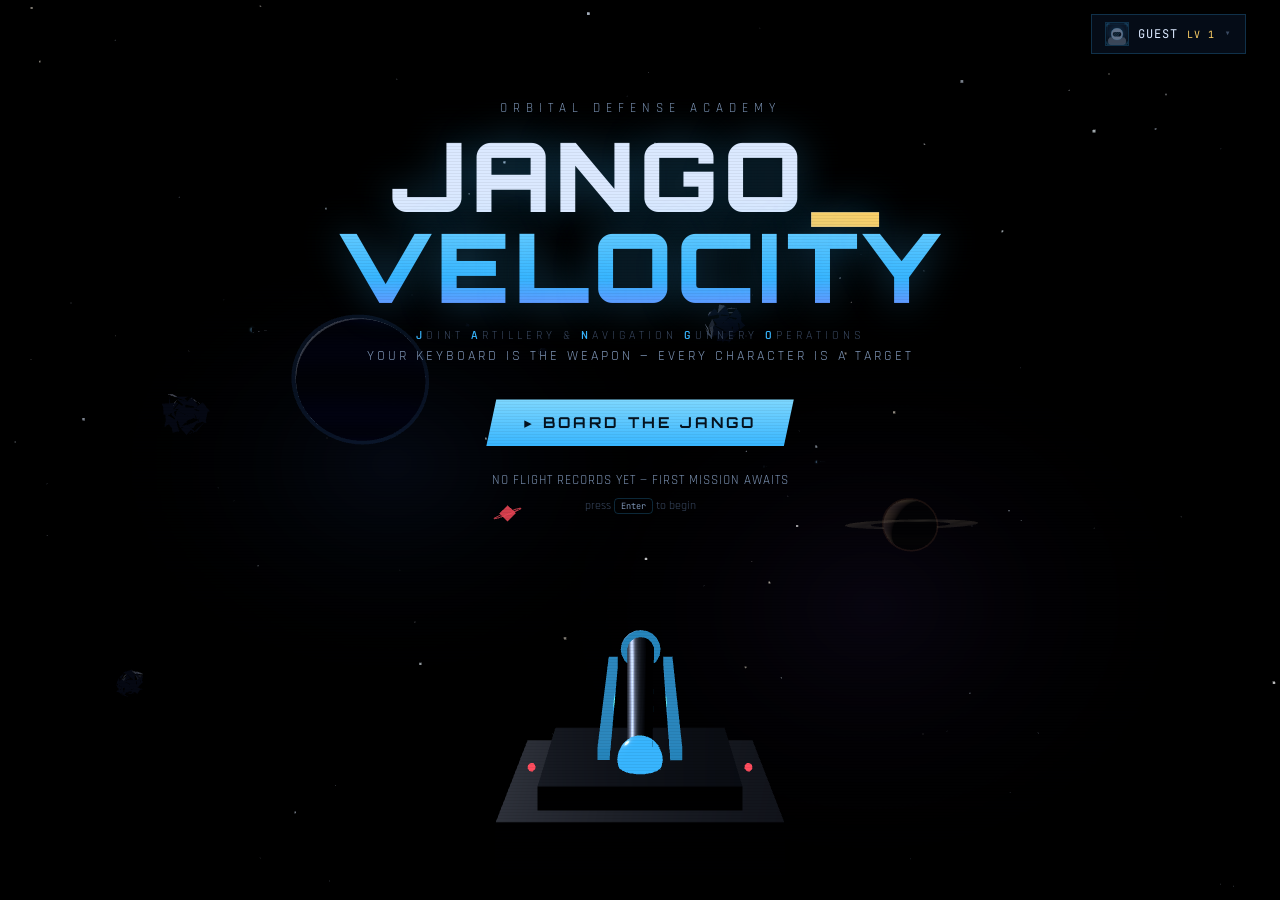
<file: index.html>
<!DOCTYPE html>
<html lang="en">
<head>
  <meta charset="UTF-8" />
  <meta name="viewport" content="width=device-width, initial-scale=1.0" />
  <title>JANGO — Space Combat Typing</title>
  <meta name="description" content="JANGO: a 3D space-combat typing simulator. Your keyboard controls the ship's weapon system — every correct character is a laser shot. Timed, word-count and untimed missions, accounts, XP, achievements." />
  <link rel="preconnect" href="https://fonts.googleapis.com" />
  <link rel="preconnect" href="https://fonts.gstatic.com" crossorigin />
  <link href="https://fonts.googleapis.com/css2?family=Orbitron:wght@500;700;900&family=Rajdhani:wght@400;500;600&family=JetBrains+Mono:wght@400;500;700&display=swap" rel="stylesheet" />
  <link rel="stylesheet" href="styles/main.css" />
  <link rel="stylesheet" href="styles/hud.css" />
  <link rel="icon" href="data:image/svg+xml,<svg xmlns='http://www.w3.org/2000/svg' viewBox='0 0 100 100'><text y='.9em' font-size='90'>🚀</text></svg>" />
  <script type="importmap">{ "imports": { "three": "./vendor/three.module.min.js" } }</script>
</head>
<body data-screen="loading">

  <!-- 3D space (or 2D fallback) — always behind everything -->
  <canvas id="space" aria-hidden="true"></canvas>
  <div class="scanlines" aria-hidden="true"></div>
  <!-- custom cursor: dot is INSTANT (1:1 with the mouse), ring trails -->
  <div id="cursor" aria-hidden="true"><span id="cursor-dot"></span><span id="cursor-ring"></span></div>

  <!-- profile chip (top-right, hidden during missions) -->
  <div id="profile-chip-wrap">
    <button id="profile-chip" aria-haspopup="menu">
      <span id="chip-avatar">🧑‍🚀</span>
      <span id="chip-name">GUEST</span>
      <span id="chip-level">LV 1</span>
      <i>▾</i>
    </button>
    <div id="profile-menu" role="menu">
      <button id="pm-profile">◈ PROFILE &amp; STATISTICS</button>
      <button id="pm-achievements">★ ACHIEVEMENTS</button>
      <button id="pm-settings">⚙ SETTINGS</button>
      <button id="pm-auth">⏻ SIGN IN</button>
    </div>
  </div>

  <!-- ═══════════ LOADING ═══════════ -->
  <section class="screen active" id="screen-loading" aria-label="loading">
    <div class="boot">
      <p class="boot__head">J.A.N.G.O. SYSTEM BOOT<span class="blink">…</span></p>
      <ul id="boot-list"></ul>
      <p id="boot-ready" class="boot__ready">JANGO ONLINE</p>
    </div>
  </section>

  <!-- ═══════════ LANDING ═══════════ -->
  <section class="screen" id="screen-landing" aria-label="start">
    <div class="landing">
      <p class="landing__pre">ORBITAL DEFENSE ACADEMY</p>
      <h1 class="landing__title">JANGO<span class="landing__cursor">_</span><br /><span>VELOCITY</span></h1>
      <p class="landing__sub landing__acro"><b>J</b>OINT <b>A</b>RTILLERY &amp; <b>N</b>AVIGATION <b>G</b>UNNERY <b>O</b>PERATIONS</p>
      <p class="landing__sub">YOUR KEYBOARD IS THE WEAPON — EVERY CHARACTER IS A TARGET</p>
      <button class="cta" id="btn-start" autofocus>▸ BOARD THE JANGO</button>
      <p class="landing__pb" id="landing-pb"></p>
      <p class="landing__hint">press <kbd>Enter</kbd> to begin</p>
    </div>
  </section>

  <!-- ═══════════ MISSION CONFIG ═══════════ -->
  <section class="screen" id="screen-config" aria-label="mission configuration">
    <div class="config-panel">
      <header class="config-head">
        <div>
          <h2>MISSION CONFIGURATION</h2>
          <p class="config-sub">calibrate the exercise — every option is yours</p>
        </div>
        <button class="ghost" id="btn-settings" title="Settings">⚙ SETTINGS</button>
      </header>

      <div class="cfg-row" id="cfg-mode">
        <label>MODE</label>
        <div class="chips">
          <button class="chip" data-v="time">◔ TIME</button>
          <button class="chip" data-v="words"># WORDS</button>
          <button class="chip" data-v="untimed">∞ UNTIMED</button>
        </div>
      </div>

      <div class="cfg-row" id="row-time">
        <label>DURATION</label>
        <div class="chips" id="cfg-time">
          <button class="chip" data-v="15">15s</button>
          <button class="chip" data-v="30">30s</button>
          <button class="chip" data-v="60">60s</button>
          <button class="chip" data-v="120">120s</button>
          <span class="custom"><span>CUSTOM</span><input id="cfg-time-custom" type="number" min="5" max="3600" placeholder="s" /></span>
        </div>
      </div>

      <div class="cfg-row" id="row-words">
        <label>WORD COUNT</label>
        <div class="chips" id="cfg-words">
          <button class="chip" data-v="10">10</button>
          <button class="chip" data-v="25">25</button>
          <button class="chip" data-v="50">50</button>
          <button class="chip" data-v="100">100</button>
          <button class="chip" data-v="250">250</button>
          <button class="chip" data-v="500">500</button>
          <span class="custom"><span>CUSTOM</span><input id="cfg-words-custom" type="number" min="1" max="5000" placeholder="75" /></span>
        </div>
      </div>

      <div class="cfg-row" id="cfg-content">
        <label>CONTENT</label>
        <div class="chips">
          <button class="chip" data-v="words">WORDS</button>
          <button class="chip" data-v="sentences">SENTENCES</button>
          <button class="chip" data-v="quotes">QUOTES</button>
          <button class="chip" data-v="code">CODE</button>
        </div>
      </div>

      <div class="cfg-row">
        <label>INCLUDE</label>
        <div class="chips includes">
          <label class="inc"><input type="checkbox" id="tgl-numbers" /><span>0-9 NUMBERS</span></label>
          <label class="inc"><input type="checkbox" id="tgl-punctuation" /><span>.,!? PUNCTUATION</span></label>
          <label class="inc"><input type="checkbox" id="tgl-symbols" /><span>@#$ SYMBOLS</span></label>
          <label class="inc"><input type="checkbox" id="tgl-capitals" /><span>A-Z CAPITALS</span></label>
        </div>
      </div>

      <div class="cfg-row" id="cfg-diff">
        <label>DIFFICULTY</label>
        <div class="chips">
          <button class="chip" data-v="easy">EASY</button>
          <button class="chip" data-v="normal">NORMAL</button>
          <button class="chip" data-v="hard">HARD</button>
          <button class="chip" data-v="expert">EXPERT</button>
        </div>
      </div>

      <div class="daily-strip">
        <div class="daily-card" id="daily-card">
          <em>DAILY MISSION <b id="daily-streak"></b></em>
          <span id="daily-desc"></span>
          <button class="ghost" id="btn-daily">▸ FLY DAILY <b>+500 XP</b></button>
        </div>
        <div class="goals-card">
          <em>TODAY'S GOALS</em>
          <div id="goals-list"></div>
        </div>
      </div>

      <footer class="config-foot">
        <div class="mission-preview">
          <b id="mission-num">MISSION 01</b>
          <em id="mission-name">CALIBRATION</em>
          <span id="mission-brief"></span>
          <span id="mission-inf" class="inf" hidden>MISSION TIME <b>∞</b> — no countdown, finish at your own pace</span>
        </div>
        <button class="cta" id="btn-launch">▸ LAUNCH</button>
      </footer>
    </div>
  </section>

  <!-- ═══════════ GAME ═══════════ -->
  <section class="screen" id="screen-game" aria-label="typing test">
    <!-- top strip -->
    <div class="hud-top">
      <div class="hud-panel hud-stats">
        <span class="hud-title" id="hud-mission">MISSION</span>
        <div class="hud-grid">
          <span>WPM</span><b id="hud-wpm">0</b>
          <span>ACC</span><b id="hud-acc">100%</b>
          <span>COMBO</span><b id="hud-combo">x0</b>
        </div>
      </div>
      <div class="hud-progress">
        <span id="prog-label">0 / 0</span>
        <div class="prog-track"><div id="prog-fill"></div></div>
        <span id="hud-inf" class="hud-inf" hidden>∞</span>
      </div>
      <canvas id="radar" width="110" height="110" aria-label="radar (decorative)"></canvas>
    </div>

    <!-- typing hologram -->
    <div id="type-panel" class="type-panel" role="textbox" aria-label="typing area">
      <div class="type-window"><div id="type-text"></div></div>
      <div class="type-edge" aria-hidden="true"></div>
    </div>
    <input id="mobile-input" type="text" autocomplete="off" autocorrect="off" autocapitalize="off" spellcheck="false" aria-hidden="true" />

    <!-- energy -->
    <div class="hud-energy">
      <span class="hud-title">WEAPON ENERGY</span>
      <div class="energy-track" id="energy-bar"><div id="energy-fill"></div></div>
      <b id="energy-pct">20%</b>
      <em id="hud-over">OVERCHARGED</em>
    </div>

    <div id="vkeyboard" aria-hidden="true"></div>

    <!-- floating hud bits -->
    <!-- decorative targeting readout (always locked — never blocks typing) -->
    <div class="hud-panel hud-target" id="hud-target" aria-hidden="true">
      <span class="hud-title">TARGETING</span>
      <div class="tgt-row"><span>TARGET</span><b id="tgt-char">—</b></div>
      <div class="tgt-row"><span>DIST</span><b id="tgt-dist">—</b></div>
      <div class="tgt-row"><span>LOCK</span><b class="tgt-lock">██████ 100%</b></div>
    </div>

    <div id="combo-pop" aria-hidden="true"><b>x0</b><i></i></div>
    <div id="hud-warn" aria-hidden="true">⚠ SYSTEM ERROR</div>
    <div id="hud-msg" role="status"></div>
    <div id="hud-lock">◎ TARGET LOCK</div>
    <p class="game-hint"><kbd>Esc</kbd> pause · <kbd>Tab</kbd> restart</p>
  </section>

  <!-- ═══════════ RESULTS ═══════════ -->
  <section class="screen" id="screen-results" aria-label="results">
    <div class="results">
      <h2 class="results-head">MISSION COMPLETE</h2>
      <p id="r-mode" class="results-mode"></p>
      <p id="r-xp" class="r-xp"></p>
      <div class="r-hero">
        <div class="r-big"><b id="r-wpm">0</b><span>WPM</span></div>
        <div class="r-big"><b id="r-acc">0%</b><span>ACCURACY</span></div>
      </div>
      <div id="r-pb" class="pb"></div>
      <div class="r-grid">
        <div><span>MAX COMBO</span><b id="r-combo">x0</b></div>
        <div><span>CHARACTERS</span><b id="r-chars">0</b></div>
        <div><span>ERRORS</span><b id="r-errors">0</b></div>
        <div><span>RAW WPM</span><b id="r-raw">0</b></div>
        <div><span>CONSISTENCY</span><b id="r-cons">0%</b></div>
        <div><span>CORRECTED</span><b id="r-corrected">0</b></div>
        <div><span>TIME</span><b id="r-time">0s</b></div>
      </div>
      <div class="r-perf">
        <span>PERFORMANCE</span>
        <div class="perf-row"><em>SPEED</em><div class="perf-bar" id="bar-speed"></div></div>
        <div class="perf-row"><em>ACCURACY</em><div class="perf-bar" id="bar-acc"></div></div>
        <div class="perf-row"><em>CONSISTENCY</em><div class="perf-bar" id="bar-cons"></div></div>
      </div>
      <canvas id="r-graph" width="860" height="200"></canvas>
      <div class="r-actions">
        <button class="cta" id="btn-retry">↻ RETRY</button>
        <button class="ghost" id="btn-new-mission">✦ NEW MISSION</button>
      </div>
    </div>
  </section>

  <!-- ═══════════ PROFILE SCREEN ═══════════ -->
  <section class="screen" id="screen-profile" aria-label="commander profile">
    <div class="profile-panel">
      <button class="ghost pf-back" id="pf-back">← BACK</button>
      <div class="pf-head">
        <div class="pf-avatar" id="pf-avatar-big">🧑‍🚀</div>
        <div class="pf-id">
          <em>COMMANDER</em>
          <h2 id="pf-name">GUEST PILOT</h2>
          <p id="pf-sub"></p>
        </div>
        <div class="pf-levelbox">
          <b id="pf-level">LEVEL 1</b>
          <div class="xp-track"><div id="pf-xp-fill"></div></div>
          <span id="pf-xp-label">0 / 120 XP</span>
        </div>
      </div>

      <span class="hud-title">PILOT PORTRAIT</span>
      <div id="pf-avatars" class="pf-avatars"></div>
      <p class="pf-avatar-note">these are placeholders — overwrite any file in <code>assets/avatars/</code> with your own image to replace it (see the README there)</p>

      <span class="hud-title">CAREER STATISTICS</span>
      <div class="pf-cards" id="pf-cards"></div>

      <div class="pf-graph-head">
        <span class="hud-title">PERFORMANCE TREND</span>
        <div class="chips" id="pf-ranges">
          <button class="chip" data-v="7">7D</button>
          <button class="chip" data-v="30">30D</button>
          <button class="chip" data-v="90">90D</button>
          <button class="chip on" data-v="all">ALL</button>
        </div>
      </div>
      <canvas id="pf-graph" width="820" height="200"></canvas>

      <span class="hud-title">RECENT MISSIONS <i class="pf-hint">(click a column to sort)</i></span>
      <table class="pf-table" id="pf-table">
        <thead><tr>
          <th data-k="at">WHEN</th><th>MODE</th><th data-k="wpm">WPM</th>
          <th data-k="acc">ACC</th><th data-k="raw">RAW</th>
        </tr></thead>
        <tbody></tbody>
      </table>

      <span class="hud-title" id="pf-ach-anchor">ACHIEVEMENTS <i class="pf-ach-count" id="pf-ach-count"></i></span>
      <div class="pf-ach" id="pf-ach"></div>
    </div>
  </section>

  <!-- ═══════════ AUTH OVERLAY ═══════════ -->
  <div class="overlay" id="auth-overlay">
    <div class="overlay-box auth-box">
      <button class="ghost close" id="auth-close-x">✕</button>
      <div class="auth-tabs">
        <button id="auth-tab-in" class="on">SIGN IN</button>
        <button id="auth-tab-up">CREATE ACCOUNT</button>
      </div>
      <p id="auth-local-note" class="auth-note" hidden>
        ⚠ CLOUD OFFLINE — accounts need a one-time setup: add your free
        Supabase keys to <b>config.js</b> (see <b>README-CLOUD.md</b>).
        Until then everything is saved in LOCAL MODE on this device.
      </p>
      <form id="auth-form">
        <div id="auth-signup-fields" hidden>
          <label class="afield"><span>USERNAME</span><input id="af-user" type="text" minlength="3" maxlength="20" autocomplete="username" /></label>
          <label class="afield"><span>DISPLAY NAME</span><input id="af-name" type="text" maxlength="30" autocomplete="name" /></label>
        </div>
        <label class="afield"><span>EMAIL</span><input id="af-email" type="email" required autocomplete="email" /></label>
        <label class="afield"><span>PASSWORD</span><input id="af-pass" type="password" minlength="6" required autocomplete="current-password" /></label>
        <label class="afield" id="af-pass2-wrap" hidden><span>CONFIRM PASSWORD</span><input id="af-pass2" type="password" /></label>
        <p id="auth-error" class="auth-note" hidden></p>
        <button class="cta auth-cta" id="auth-submit" type="submit">SIGN IN</button>
      </form>
      <div class="auth-or"><span>OR</span></div>
      <button class="ghost auth-google" id="auth-google">
        <svg width="15" height="15" viewBox="0 0 24 24" aria-hidden="true"><path fill="#4285F4" d="M23 12.3c0-.8-.1-1.6-.2-2.3H12v4.5h6.2a5.3 5.3 0 0 1-2.3 3.5v2.9h3.7c2.2-2 3.4-5 3.4-8.6z"/><path fill="#34A853" d="M12 24c3.1 0 5.7-1 7.6-2.8l-3.7-2.9c-1 .7-2.4 1.1-3.9 1.1-3 0-5.5-2-6.4-4.7H1.8v3A11.5 11.5 0 0 0 12 24z"/><path fill="#FBBC05" d="M5.6 14.7a7 7 0 0 1 0-4.4v-3H1.8a11.5 11.5 0 0 0 0 10.4l3.8-3z"/><path fill="#EA4335" d="M12 4.6c1.7 0 3.2.6 4.4 1.7L19.7 3A11.5 11.5 0 0 0 1.8 7.3l3.8 3c.9-2.7 3.4-4.7 6.4-4.7z"/></svg>
        CONTINUE WITH GOOGLE
      </button>
    </div>
  </div>

  <!-- ═══════════ ONBOARDING ═══════════ -->
  <div class="overlay" id="onboard-overlay">
    <div class="overlay-box onboard-box">
      <h3>WELCOME ABOARD THE JANGO</h3>
      <p class="ob-line">You are now piloting <b>J.A.N.G.O.</b> — this ship's weapon system answers to your keyboard.</p>
      <p class="ob-line">Every correct character becomes a <b>target</b> — the gun tracks it, and your keypress <b>fires the laser</b>.</p>
      <p class="ob-line">Type accurately. Build your combo. Charge the weapon. Level up.</p>
      <button class="cta" id="onboard-begin">▸ BEGIN TRAINING</button>
      <button class="ghost" id="onboard-skip">skip</button>
    </div>
  </div>

  <!-- ═══════════ PAUSE OVERLAY ═══════════ -->
  <div class="overlay" id="pause-overlay">
    <div class="overlay-box">
      <h3>MISSION PAUSED</h3>
      <button class="cta" id="btn-resume">▸ RESUME</button>
      <button class="ghost" id="btn-restart">↻ RESTART</button>
      <button class="ghost" id="btn-pause-settings">⚙ SETTINGS</button>
      <button class="ghost" id="btn-exit">✕ EXIT MISSION</button>
    </div>
  </div>

  <!-- ═══════════ SETTINGS OVERLAY ═══════════ -->
  <div class="overlay" id="settings-overlay">
    <div class="overlay-box settings-box">
      <h3>SYSTEMS <button class="ghost close" id="btn-close-settings">✕</button></h3>
      <div id="settings-body"></div>
    </div>
  </div>

  <div id="ach-toasts" aria-live="polite"></div>

  <script src="config.js"></script>
  <script src="vendor/supabase.js" defer></script>
  <script type="module" src="src/main.js"></script>
</body>
</html>
</file>
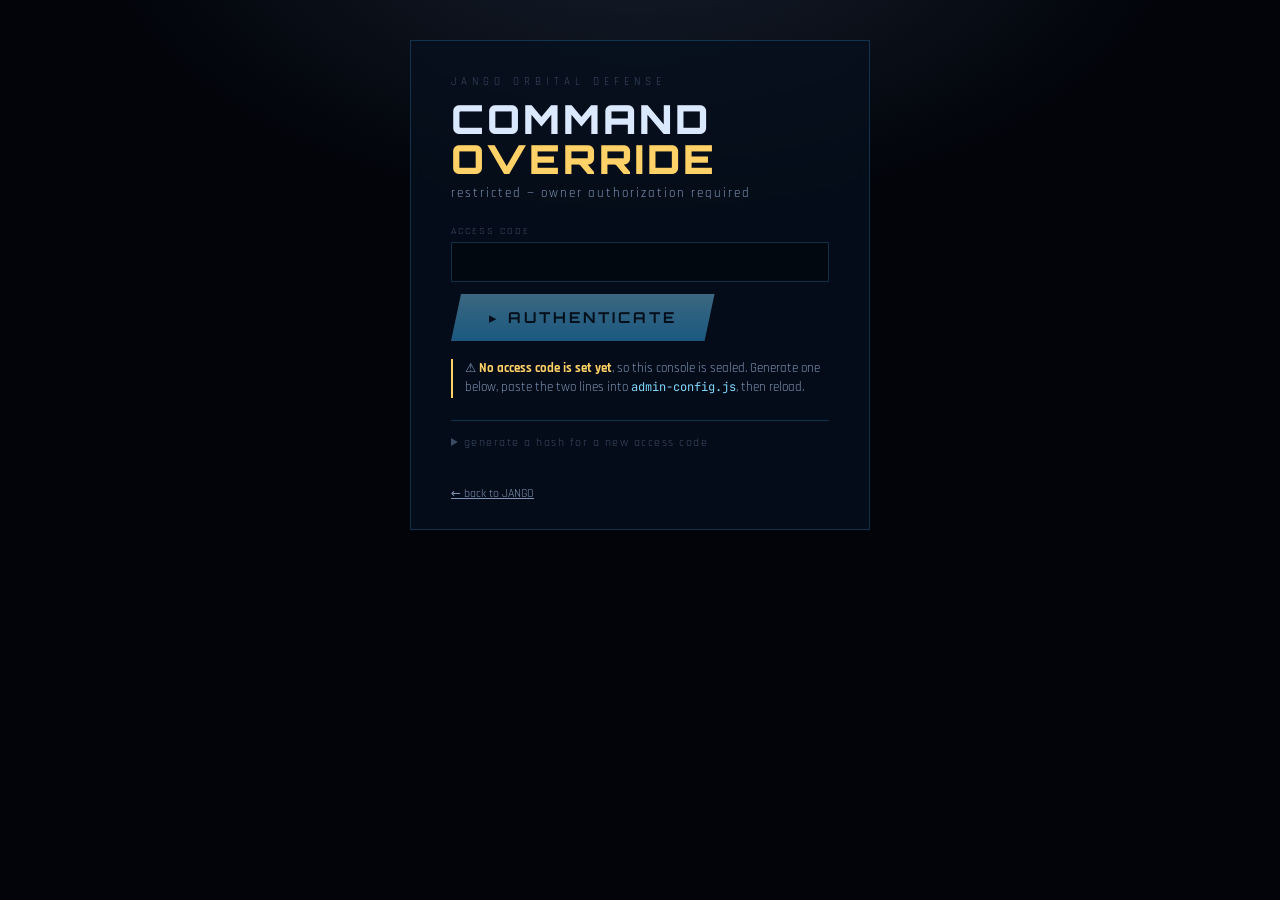
<file: admin.html>
<!DOCTYPE html>
<html lang="en">
<head>
  <meta charset="UTF-8" />
  <meta name="viewport" content="width=device-width, initial-scale=1.0" />
  <title>JANGO — Command Override</title>
  <!-- keep this page out of search engines entirely -->
  <meta name="robots" content="noindex, nofollow, noarchive" />
  <link href="https://fonts.googleapis.com/css2?family=Orbitron:wght@500;700;900&family=Rajdhani:wght@400;500;600&family=JetBrains+Mono:wght@400;500;700&display=swap" rel="stylesheet" />
  <link rel="stylesheet" href="styles/main.css" />
  <link rel="stylesheet" href="styles/admin.css" />
  <link rel="icon" href="data:image/svg+xml,<svg xmlns='http://www.w3.org/2000/svg' viewBox='0 0 100 100'><text y='.9em' font-size='90'>⚡</text></svg>" />
</head>
<body class="admin-page" data-screen="admin">

  <!-- ═══════════ LOCK SCREEN ═══════════ -->
  <section id="lock" class="lock">
    <div class="lock-box">
      <p class="lock-pre">JANGO ORBITAL DEFENSE</p>
      <h1 class="lock-title">COMMAND<br /><span>OVERRIDE</span></h1>
      <p class="lock-sub">restricted — owner authorization required</p>

      <form id="lock-form" autocomplete="off">
        <label class="afield">
          <span>ACCESS CODE</span>
          <input id="lock-pass" type="password" autocomplete="current-password" autofocus />
        </label>
        <p id="lock-error" class="auth-note" hidden></p>
        <button class="cta" type="submit" id="lock-submit">▸ AUTHENTICATE</button>
      </form>

      <p id="lock-owner-note" class="lock-note" hidden></p>

      <div id="lock-setup" class="lock-setup" hidden>
        <p class="lock-note">
          ⚠ <b>No access code is set yet</b>, so this console is sealed.
          Generate one below, paste the two lines into <code>admin-config.js</code>,
          then reload.
        </p>
      </div>

      <details class="lock-gen">
        <summary>generate a hash for a new access code</summary>
        <label class="afield">
          <span>NEW ACCESS CODE</span>
          <input id="gen-pass" type="text" placeholder="choose something long" />
        </label>
        <button class="ghost" id="gen-btn" type="button">GENERATE</button>
        <pre id="gen-out" hidden></pre>
        <p class="lock-note">Paste those two lines into <code>admin-config.js</code>. Your
        password is never stored — only this salted SHA-256 hash.</p>
      </details>

      <p class="lock-foot"><a href="index.html">← back to JANGO</a></p>
    </div>
  </section>

  <!-- ═══════════ CONSOLE ═══════════ -->
  <section id="console" class="console" hidden>
    <header class="con-head">
      <div>
        <h1>⚡ COMMAND OVERRIDE</h1>
        <p class="con-sub" id="con-who"></p>
      </div>
      <div class="con-actions">
        <a class="ghost" href="index.html" target="_blank" rel="noopener">▸ OPEN JANGO</a>
        <button class="ghost" id="btn-lock">⏻ LOCK</button>
      </div>
    </header>

    <!-- sandbox state: protects the real save -->
    <div class="sandbox" id="sandbox-bar">
      <div>
        <b id="sandbox-state">SANDBOX ARMED</b>
        <span id="sandbox-desc">your real save is backed up — changes here can be rolled back</span>
      </div>
      <div class="sandbox-btns">
        <button class="admin-btn" id="btn-restore">↺ RESTORE MY SAVE</button>
        <button class="admin-btn" id="btn-keep">✓ KEEP CHANGES</button>
      </div>
    </div>

    <p class="admin-readout" id="admin-readout"></p>
    <div id="admin-body"></div>

    <p class="admin-foot">
      This console edits <b>this browser's</b> JANGO save only. Players on their own
      devices are never affected. See <b>README-ADMIN.md</b> for how to keep it private.
    </p>
  </section>

  <script src="config.js"></script>
  <script src="admin-config.js"></script>
  <script src="vendor/supabase.js" defer></script>
  <script type="module" src="src/admin/console.js"></script>
</body>
</html>
</file>
<file: styles/main.css>
/* ═══════════════════════════════════════════════════════════════════
   TYPING VELOCITY — base styles, screens, config, results
   Palette: near-black space, deep navy panels, electric cyan, subtle
   violet, warning red. Premium sci-fi, not neon soup.
   ═══════════════════════════════════════════════════════════════════ */
:root {
  --bg: #02040a;
  --panel: rgba(7, 16, 30, 0.78);
  --panel-solid: #071120;
  --line: rgba(56, 182, 255, 0.22);
  --line-strong: rgba(56, 182, 255, 0.55);
  --cyan: #38b6ff;
  --cyan-hi: #7fd8ff;
  --violet: #8a7dff;
  --red: #ff4d5e;
  --green: #59ff9d;
  --amber: #ffd166;
  --text: #dbe9ff;
  --dim: #7d94b5;
  --faint: #3a4a63;
  --font-display: "Orbitron", "Rajdhani", system-ui, sans-serif;
  --font-ui: "Rajdhani", "Segoe UI", system-ui, sans-serif;
  --font-mono: "JetBrains Mono", ui-monospace, Consolas, monospace;
}

* { margin: 0; padding: 0; box-sizing: border-box; }
html { color-scheme: dark; }
body {
  background: var(--bg);
  color: var(--text);
  font-family: var(--font-ui);
  overflow: hidden;
  height: 100vh;
  cursor: default;
}
body:not(.no-webgl) { cursor: none; }             /* custom reticle takes over */
body.no-webgl #cursor { display: none; }
@media (pointer: coarse) { body { cursor: auto; } #cursor { display: none; } }

button { font: inherit; color: inherit; background: none; border: none; cursor: inherit; }
kbd {
  font-family: var(--font-mono); font-size: 0.72em;
  border: 1px solid var(--line); border-radius: 4px; padding: 1px 6px; color: var(--dim);
}

#space { position: fixed; inset: 0; width: 100vw; height: 100vh; display: block; }

/* faint CRT scanlines over everything */
.scanlines {
  position: fixed; inset: 0; z-index: 90; pointer-events: none;
  background: repeating-linear-gradient(0deg, rgba(0, 0, 0, 0.11) 0 1px, transparent 1px 3px);
  opacity: 0.5;
}
body.reduced .scanlines { display: none; }

/* ── custom targeting cursor: INSTANT dot + trailing ring ───────── */
#cursor { position: fixed; left: 0; top: 0; z-index: 500; pointer-events: none; opacity: 0; transition: opacity 0.3s; }
#cursor.on { opacity: 1; }
#cursor-dot, #cursor-ring {
  position: fixed; left: 0; top: 0; will-change: transform;
}
#cursor-dot::after {
  content: ""; position: absolute; left: -2.5px; top: -2.5px; width: 5px; height: 5px;
  border-radius: 50%; background: var(--cyan-hi);
  box-shadow: 0 0 8px var(--cyan);
}
#cursor-ring::after {
  content: ""; position: absolute; left: -12px; top: -12px; width: 24px; height: 24px;
  border: 1.5px solid var(--cyan); border-radius: 50%;
  box-shadow: 0 0 10px rgba(56, 182, 255, 0.4);
  transition: transform 0.15s, border-color 0.15s;
}
#cursor.hover #cursor-ring::after { transform: scale(1.5) rotate(45deg); border-color: var(--cyan-hi); }
#cursor.lock #cursor-ring::after { transform: scale(0.7); }
#cursor.err #cursor-ring::after { animation: curErr 0.3s ease; }
@keyframes curErr { 30% { border-color: var(--red); box-shadow: 0 0 14px rgba(255, 77, 94, 0.8); } }
body.typing[data-screen="game"] #cursor { opacity: 0; }

/* menus always get the real system cursor — custom reticle steps aside */
body.menu-open, body.menu-open * { cursor: auto !important; }
body.menu-open #cursor { opacity: 0 !important; transition: none; }
body[data-screen="profile"] .screen, body[data-screen="config"] .screen { cursor: none; }

/* full-screen record flash */
body.flash::after {
  content: ""; position: fixed; inset: 0; z-index: 400; pointer-events: none;
  background: radial-gradient(circle, rgba(255, 209, 102, 0.28), transparent 70%);
  animation: recFlash 0.9s ease forwards;
}
@keyframes recFlash { from { opacity: 1; } to { opacity: 0; } }

/* ── profile chip (top-right) ───────────────────────────────────── */
#profile-chip-wrap { position: fixed; top: 14px; right: clamp(12px, 3vw, 34px); z-index: 120; }
/* hidden during missions, boot, and on the profile itself (where it
   would float over the scrolling content — BACK is there instead) */
body[data-screen="game"] #profile-chip-wrap,
body[data-screen="loading"] #profile-chip-wrap,
body[data-screen="profile"] #profile-chip-wrap { display: none; }
#profile-chip {
  display: flex; align-items: center; gap: 9px;
  background: var(--panel); border: 1px solid var(--line);
  padding: 7px 13px; backdrop-filter: blur(8px);
  font-family: var(--font-mono); font-size: 12px; letter-spacing: 1px;
}
#profile-chip:hover { border-color: var(--line-strong); }
/* fixed box so a portrait image can never overflow the chip */
#chip-avatar {
  width: 24px; height: 24px; font-size: 17px; flex: none;
  display: inline-flex; align-items: center; justify-content: center;
  overflow: hidden; border: 1px solid var(--line);
}
#chip-avatar img { width: 100%; height: 100%; object-fit: cover; display: block; }
#chip-name { color: var(--text); }
#chip-level { color: var(--amber); font-size: 10px; }
#profile-chip i { color: var(--faint); font-style: normal; }
#profile-menu {
  position: absolute; right: 0; top: calc(100% + 6px); min-width: 210px;
  background: var(--panel-solid); border: 1px solid var(--line-strong);
  display: none; flex-direction: column; z-index: 121;
}
#profile-menu.open { display: flex; animation: screenIn 0.15s ease; }
#profile-menu button {
  text-align: left; padding: 11px 16px; font-size: 12.5px; letter-spacing: 1.5px;
  color: var(--dim); border-bottom: 1px solid rgba(56, 182, 255, 0.08);
}
#profile-menu button:hover { color: var(--text); background: rgba(56, 182, 255, 0.08); }

/* ── auth ───────────────────────────────────────────────────────── */
.auth-box { width: min(400px, 94vw); text-align: left; position: relative; }
.auth-box .close { position: absolute; top: 10px; right: 12px; padding: 4px 10px; }
.auth-tabs { display: flex; gap: 4px; margin-bottom: 16px; }
.auth-tabs button {
  flex: 1; padding: 10px; letter-spacing: 2px; font-size: 12.5px;
  color: var(--dim); border-bottom: 2px solid transparent;
}
.auth-tabs button.on { color: var(--cyan-hi); border-bottom-color: var(--cyan); }
.afield { display: block; margin-bottom: 12px; }
.afield span { display: block; color: var(--faint); font-size: 10px; letter-spacing: 2px; margin-bottom: 5px; }
.afield input {
  width: 100%; background: rgba(2, 8, 16, 0.9); border: 1px solid var(--line);
  color: var(--text); padding: 10px 12px; font-family: var(--font-mono); font-size: 14px;
}
.afield input:focus { outline: none; border-color: var(--cyan); box-shadow: 0 0 0 3px rgba(56, 182, 255, 0.12); }
.auth-note { color: var(--amber); font-size: 12px; line-height: 1.5; margin-bottom: 12px; }
.auth-note.ok { color: var(--green); }
#auth-error { color: var(--red); }
#auth-error.ok { color: var(--green); }
.auth-cta { width: 100%; margin-top: 4px; }
.auth-or { display: flex; align-items: center; gap: 10px; color: var(--faint); font-size: 11px; letter-spacing: 3px; margin: 16px 0; }
.auth-or::before, .auth-or::after { content: ""; flex: 1; height: 1px; background: var(--line); }
.auth-google { width: 100%; display: flex; align-items: center; justify-content: center; gap: 10px; padding: 12px; }
button:disabled { opacity: 0.45; }

/* ── onboarding ─────────────────────────────────────────────────── */
.onboard-box { width: min(430px, 94vw); }
.ob-line { color: var(--dim); font-size: 14.5px; line-height: 1.6; margin-bottom: 10px; }
.ob-line b { color: var(--cyan-hi); }

/* ── daily mission + goals (config screen) ──────────────────────── */
.daily-strip { display: grid; grid-template-columns: 1fr 1fr; gap: 12px; margin-top: 14px; }
.daily-card, .goals-card {
  border: 1px solid rgba(56, 182, 255, 0.14); background: rgba(2, 8, 16, 0.5);
  padding: 12px 15px; display: flex; flex-direction: column; gap: 8px;
}
.daily-card em, .goals-card em { font-style: normal; color: var(--amber); font-size: 10.5px; letter-spacing: 3px; }
.daily-card span { color: var(--dim); font-family: var(--font-mono); font-size: 11.5px; }
#btn-daily { align-self: flex-start; }
#btn-daily b { color: var(--amber); }
.goal { margin-bottom: 6px; }
.goal span { color: var(--dim); font-size: 11.5px; letter-spacing: 1px; }
.goal.done span { color: var(--green); }
.goal-track { height: 4px; background: rgba(56, 182, 255, 0.08); margin-top: 4px; }
.goal-track i { display: block; height: 100%; background: var(--cyan); box-shadow: 0 0 8px rgba(56, 182, 255, 0.6); }
.goal.done .goal-track i { background: var(--green); }
@media (max-width: 700px) { .daily-strip { grid-template-columns: 1fr; } }

/* ── profile screen ─────────────────────────────────────────────── */
.profile-panel {
  width: min(1120px, 95vw); margin: auto;
  background: var(--panel); border: 1px solid var(--line);
  backdrop-filter: blur(10px); padding: 34px clamp(20px, 4vw, 46px) 40px;
  position: relative;
}
/* back sits in normal flow at the top-left so it can never collide
   with the level readout on the right of the header */
.pf-back { display: inline-block; margin-bottom: 20px; font-size: 12.5px; }

/* section headings inside the profile — bigger, clearly separated */
.profile-panel .hud-title {
  font-family: var(--font-display); font-size: 12.5px; letter-spacing: 4px;
  color: var(--cyan); margin: 34px 0 14px; display: flex; align-items: center; gap: 12px;
}
.profile-panel .hud-title::after {
  content: ""; flex: 1; height: 1px; background: var(--line);
}

/* header */
.pf-head {
  display: grid; grid-template-columns: auto 1fr auto; gap: 26px;
  align-items: center; padding-bottom: 26px; margin-bottom: 8px;
  border-bottom: 1px solid var(--line);
}
.pf-avatar {
  width: 108px; height: 108px; font-size: 56px;
  display: flex; align-items: center; justify-content: center;
  border: 1px solid var(--line-strong); background: rgba(2, 8, 16, 0.6);
  box-shadow: 0 0 30px rgba(56, 182, 255, 0.18);
  overflow: hidden;
}
.pf-avatar img { width: 100%; height: 100%; object-fit: cover; }
.pf-id { min-width: 220px; }
.pf-id em { font-style: normal; color: var(--faint); letter-spacing: 5px; font-size: 11px; }
.pf-id h2 {
  font-family: var(--font-display); letter-spacing: 3px;
  font-size: clamp(24px, 3.4vw, 34px); line-height: 1.15; margin: 4px 0 2px;
}
.pf-id p { color: var(--dim); font-size: 14px; }
.pf-levelbox { min-width: 240px; text-align: right; }
.pf-levelbox b { font-family: var(--font-display); color: var(--amber); letter-spacing: 3px; font-size: 20px; }
.xp-track { height: 10px; background: rgba(56, 182, 255, 0.08); border: 1px solid var(--line); margin: 10px 0 7px; }
#pf-xp-fill { height: 100%; width: 0; background: linear-gradient(90deg, var(--amber), #ffe9b0); box-shadow: 0 0 12px rgba(255, 209, 102, 0.6); transition: width 0.6s; }
#pf-xp-label { color: var(--dim); font-family: var(--font-mono); font-size: 12.5px; }

/* avatar picker — its own labelled row, not crammed under the name */
.pf-avatars { display: flex; gap: 10px; flex-wrap: wrap; margin-bottom: 6px; }
.avatar-opt {
  font-size: 26px; width: 58px; height: 58px;
  border: 1px solid var(--line); background: rgba(2, 8, 16, 0.5);
  display: flex; align-items: center; justify-content: center;
  overflow: hidden; transition: transform 0.12s, border-color 0.15s, box-shadow 0.15s;
}
.avatar-opt img { width: 100%; height: 100%; object-fit: cover; }
.avatar-opt:hover { transform: translateY(-2px); border-color: var(--line-strong); }
.avatar-opt.on { border-color: var(--cyan); box-shadow: 0 0 14px rgba(56, 182, 255, 0.45); }
.pf-avatar-note { color: var(--faint); font-size: 12px; margin-top: 2px; }
.pf-avatar-note code { font-family: var(--font-mono); color: var(--dim); }

/* stat cards — fewer per row, much more breathing room */
.pf-cards { display: grid; grid-template-columns: repeat(auto-fit, minmax(168px, 1fr)); gap: 14px; }
.pf-cards > div {
  border: 1px solid rgba(56, 182, 255, 0.14); background: rgba(2, 8, 16, 0.5);
  padding: 16px 18px;
}
.pf-cards span { display: block; color: var(--faint); font-size: 11px; letter-spacing: 2.5px; margin-bottom: 8px; }
.pf-cards b { font-family: var(--font-mono); font-size: 26px; color: var(--cyan-hi); line-height: 1; }

.pf-graph-head { display: flex; justify-content: space-between; align-items: center; gap: 12px; flex-wrap: wrap; }
.pf-graph-head .hud-title { margin: 34px 0 14px; flex: 1; }
#pf-graph { width: 100%; height: auto; border: 1px solid rgba(56, 182, 255, 0.14); background: rgba(2, 8, 16, 0.5); }
.pf-hint { color: var(--faint); font-style: normal; letter-spacing: 1px; text-transform: none; font-size: 11px; }
.pf-table { width: 100%; border-collapse: collapse; font-size: 14px; font-family: var(--font-mono); }
.pf-table th { text-align: left; color: var(--faint); font-size: 11px; letter-spacing: 2px; padding: 11px 14px; border-bottom: 1px solid var(--line); white-space: nowrap; }
.pf-table th[data-k]:hover { color: var(--cyan-hi); }
.pf-table td { padding: 11px 14px; border-bottom: 1px solid rgba(56, 182, 255, 0.07); color: var(--dim); }
.pf-table tr:hover td { background: rgba(56, 182, 255, 0.05); color: var(--text); }

/* achievements — roomy cards with a status icon column */
.pf-ach { display: grid; grid-template-columns: repeat(auto-fill, minmax(320px, 1fr)); gap: 14px; }
.ach {
  display: grid; grid-template-columns: auto 1fr; gap: 14px; align-items: center;
  border: 1px solid rgba(56, 182, 255, 0.12); background: rgba(2, 8, 16, 0.4);
  padding: 16px 18px; opacity: 0.5;
}
.ach.got { opacity: 1; border-color: rgba(255, 209, 102, 0.45); background: rgba(40, 30, 8, 0.25); }
.ach .ach-icon { font-size: 24px; line-height: 1; }
.ach b { display: block; font-family: var(--font-display); font-size: 13.5px; letter-spacing: 2px; margin-bottom: 5px; }
.ach.got b { color: var(--amber); }
.ach span { color: var(--dim); font-size: 13px; line-height: 1.4; }
.pf-ach-count { color: var(--faint); font-family: var(--font-mono); font-size: 12px; }

@media (max-width: 720px) {
  .pf-head { grid-template-columns: auto 1fr; }
  .pf-levelbox { grid-column: 1 / -1; text-align: left; min-width: 0; }
  .pf-cards { grid-template-columns: repeat(auto-fit, minmax(140px, 1fr)); }
  .pf-ach { grid-template-columns: 1fr; }
  .pf-table { font-size: 12.5px; }
  .pf-table th, .pf-table td { padding: 9px 8px; }
}

/* ── admin / command override ───────────────────────────────────── */
/* the console lives on its own page (admin.html); these classes are
   shared by it via styles/admin.css */
/* compound selector so it beats the generic .overlay-box sizing below */
.overlay-box.admin-box {
  width: min(780px, 96vw); max-height: 88vh; overflow-y: auto;
  text-align: left; display: block; padding: 26px 30px;
}
.overlay-box.admin-box h3 { color: var(--amber); justify-content: space-between; margin-bottom: 14px; }
.admin-readout {
  font-family: var(--font-mono); font-size: 11.5px; color: var(--dim);
  border: 1px solid rgba(255, 209, 102, 0.3); background: rgba(40, 30, 8, 0.25);
  padding: 9px 12px; margin-bottom: 16px; letter-spacing: 0.5px;
}
.admin-readout b { color: var(--amber); }
#admin-body h4 { color: var(--faint); letter-spacing: 3px; font-size: 11px; margin: 18px 0 8px; }
.admin-row { display: grid; grid-template-columns: 96px 1fr; gap: 12px; align-items: start; padding: 7px 0; }
.admin-row > span { color: var(--dim); font-size: 12.5px; letter-spacing: 1px; padding-top: 5px; }
.admin-btns { display: flex; flex-wrap: wrap; gap: 6px; }
.admin-btn {
  font-family: var(--font-mono); font-size: 11.5px; letter-spacing: 1px;
  color: var(--dim); border: 1px solid var(--line); padding: 6px 11px;
  transition: all 0.12s;
}
.admin-btn:hover { color: #04121f; background: var(--amber); border-color: var(--amber); }
.admin-btn.danger { color: var(--red); border-color: rgba(255, 77, 94, 0.4); }
.admin-btn.danger:hover { background: var(--red); color: #fff; border-color: var(--red); }
.admin-num {
  width: 66px; background: rgba(2, 8, 16, 0.9); border: 1px solid var(--line);
  color: var(--text); padding: 5px 8px; font-family: var(--font-mono); font-size: 11.5px;
}
.admin-foot { color: var(--faint); font-size: 11px; margin-top: 18px; }

/* level-up toast accent */
.ach-toast.levelup { border-color: var(--cyan); box-shadow: 0 0 24px rgba(56, 182, 255, 0.25); }
.ach-toast.levelup em { color: var(--cyan-hi); }

/* results xp line */
.r-xp { color: var(--amber); font-family: var(--font-mono); font-size: 13px; letter-spacing: 2px; margin: -14px 0 18px; min-height: 16px; }

/* ── accessibility: text size + high contrast ───────────────────── */
body[data-textsize="s"] #type-text { font-size: 1.55rem; line-height: 2.5rem; }
body[data-textsize="s"] .type-window { height: calc(3 * 2.5rem); }
body[data-textsize="l"] #type-text { font-size: 2.45rem; line-height: 3.8rem; }
body[data-textsize="l"] .type-window { height: calc(3 * 3.8rem); }
body.hicontrast { --text: #ffffff; --dim: #b8c7de; --faint: #7d8fa8; }
body.hicontrast .tchar.correct { color: #fff; text-shadow: none; }
body.hicontrast .tchar.untyped { color: #8a97ab; }

/* ── screens ────────────────────────────────────────────────────── */
/* Screens scroll when their content is taller than the viewport.
   align-items:flex-start + auto block margins on the panel centers
   short content WITHOUT clipping the top of tall content (the classic
   flex-centering overflow trap that hid the profile header). */
.screen {
  position: fixed; inset: 0; z-index: 10;
  display: none;
  overflow-y: auto; overscroll-behavior: contain;
  align-items: flex-start; justify-content: center;
  padding: 76px 0 40px;                 /* clears the profile chip */
}
.screen.active { display: flex; animation: screenIn 0.5s ease; }
@keyframes screenIn { from { opacity: 0; transform: scale(0.985); } }
body.reduced .screen.active { animation: none; }

/* ── loading ────────────────────────────────────────────────────── */
.boot { font-family: var(--font-mono); width: min(420px, 90vw); }
.boot__head { color: var(--cyan); letter-spacing: 2px; margin-bottom: 18px; }
.blink { animation: blink 1s steps(1) infinite; }
@keyframes blink { 50% { opacity: 0; } }
#boot-list { list-style: none; }
#boot-list li {
  display: flex; justify-content: space-between;
  color: var(--dim); font-size: 13px; padding: 6px 0;
  border-bottom: 1px solid rgba(56, 182, 255, 0.08);
  opacity: 0; animation: bootline 0.3s forwards;
}
@keyframes bootline { to { opacity: 1; } }
#boot-list li.ok b { color: var(--green); }
.boot__ready {
  margin-top: 20px; color: var(--green); letter-spacing: 4px; text-align: center;
  opacity: 0; transition: opacity 0.4s;
}
.boot__ready.on { opacity: 1; }

/* ── landing ────────────────────────────────────────────────────── */
.landing { text-align: center; padding: 24px; }
.landing__pre { color: var(--dim); letter-spacing: 6px; font-size: 13px; margin-bottom: 14px; }
.landing__title {
  font-family: var(--font-display); font-weight: 900;
  font-size: clamp(44px, 9vw, 96px); line-height: 0.95; letter-spacing: 4px;
  text-shadow: 0 0 40px rgba(56, 182, 255, 0.35);
}
.landing__title span {
  background: linear-gradient(180deg, var(--cyan-hi), var(--cyan) 60%, var(--violet));
  -webkit-background-clip: text; background-clip: text; color: transparent;
}
.landing__sub { color: var(--dim); letter-spacing: 3px; font-size: clamp(11px, 2vw, 14px); margin: 18px 0 34px; }
.landing__cursor { color: var(--amber); -webkit-text-fill-color: var(--amber); animation: blink 1.1s steps(1) infinite; }
.landing__acro { margin: 16px 0 4px; color: var(--faint); font-size: clamp(9px, 1.6vw, 11.5px); letter-spacing: 4px; }
.landing__acro b { color: var(--cyan); font-weight: 600; }
.landing__acro + .landing__sub { margin-top: 0; }
.landing__pb { margin-top: 26px; color: var(--dim); font-size: 13px; letter-spacing: 1px; }
.landing__pb b { color: var(--amber); }
.landing__hint { margin-top: 10px; color: var(--faint); font-size: 12px; }

/* ── buttons ────────────────────────────────────────────────────── */
.cta {
  font-family: var(--font-display); font-weight: 700; letter-spacing: 3px;
  font-size: 15px; color: #04121f;
  background: linear-gradient(180deg, var(--cyan-hi), var(--cyan));
  padding: 14px 38px; clip-path: polygon(10px 0, 100% 0, calc(100% - 10px) 100%, 0 100%);
  transition: filter 0.15s, transform 0.1s;
  position: relative;
}
.cta:hover { filter: brightness(1.15); }
.cta:active { transform: translateY(1px); }
.cta:focus-visible, .ghost:focus-visible, .chip:focus-visible { outline: 2px solid var(--cyan-hi); outline-offset: 2px; }
.ghost {
  color: var(--dim); border: 1px solid var(--line);
  padding: 10px 20px; letter-spacing: 2px; font-size: 13px;
  clip-path: polygon(8px 0, 100% 0, calc(100% - 8px) 100%, 0 100%);
  transition: color 0.15s, border-color 0.15s, background 0.15s;
}
.ghost:hover { color: var(--text); border-color: var(--line-strong); background: rgba(56, 182, 255, 0.07); }

/* ── mission config ─────────────────────────────────────────────── */
.config-panel {
  width: min(760px, 94vw);
  background: var(--panel);
  border: 1px solid var(--line);
  backdrop-filter: blur(10px);
  padding: 26px clamp(16px, 4vw, 38px) 22px;
  margin: auto;
  position: relative;
}
.config-panel::before {
  content: ""; position: absolute; inset: 0; pointer-events: none;
  border: 1px solid transparent;
  background:
    linear-gradient(var(--line-strong), var(--line-strong)) top left / 26px 1px,
    linear-gradient(var(--line-strong), var(--line-strong)) top left / 1px 26px,
    linear-gradient(var(--line-strong), var(--line-strong)) bottom right / 26px 1px,
    linear-gradient(var(--line-strong), var(--line-strong)) bottom right / 1px 26px;
  background-repeat: no-repeat;
}
.config-head { display: flex; justify-content: space-between; align-items: flex-start; margin-bottom: 20px; gap: 12px; }
.config-head h2 { font-family: var(--font-display); font-size: clamp(17px, 3vw, 22px); letter-spacing: 3px; color: var(--cyan-hi); }
.config-sub { color: var(--dim); font-size: 13px; margin-top: 4px; letter-spacing: 1px; }

.cfg-row { display: flex; align-items: baseline; gap: 18px; padding: 11px 0; border-top: 1px solid rgba(56, 182, 255, 0.08); flex-wrap: wrap; }
.cfg-row > label { width: 110px; flex: none; color: var(--dim); font-size: 12px; letter-spacing: 2px; }
.chips { display: flex; flex-wrap: wrap; gap: 8px; align-items: center; }
.chip {
  font-family: var(--font-mono); font-size: 12.5px; letter-spacing: 1px;
  color: var(--dim); border: 1px solid var(--line);
  padding: 6px 13px;
  clip-path: polygon(6px 0, 100% 0, calc(100% - 6px) 100%, 0 100%);
  transition: all 0.15s;
}
.chip:hover { color: var(--text); border-color: var(--line-strong); }
.chip.on {
  color: #04121f; background: var(--cyan); border-color: var(--cyan);
  box-shadow: 0 0 14px rgba(56, 182, 255, 0.45);
}
.custom { display: inline-flex; align-items: center; gap: 6px; color: var(--faint); font-size: 11px; letter-spacing: 1px; }
.custom input, .settings-box select {
  width: 74px; background: rgba(2, 8, 16, 0.9); color: var(--text);
  border: 1px solid var(--line); padding: 5px 8px;
  font-family: var(--font-mono); font-size: 13px;
}
.custom input:focus { outline: none; border-color: var(--cyan); }

.includes .inc { display: inline-flex; align-items: center; gap: 7px; color: var(--dim); font-size: 12.5px; font-family: var(--font-mono); cursor: inherit; }
.inc input { accent-color: var(--cyan); width: 15px; height: 15px; }
.inc:has(input:checked) span { color: var(--cyan-hi); }

.config-foot { display: flex; justify-content: space-between; align-items: center; gap: 16px; margin-top: 18px; padding-top: 16px; border-top: 1px solid var(--line); flex-wrap: wrap; }
.mission-preview { display: flex; flex-direction: column; gap: 3px; font-size: 12.5px; }
.mission-preview b { font-family: var(--font-display); color: var(--cyan); letter-spacing: 3px; font-size: 12px; }
.mission-preview em { font-style: normal; font-family: var(--font-display); letter-spacing: 4px; font-size: 17px; }
.mission-preview > span { color: var(--dim); font-family: var(--font-mono); font-size: 11.5px; }
.mission-preview .sep { color: var(--faint); margin: 0 7px; }
.mission-preview .inf { color: var(--amber); }
.mission-preview .inf b { color: var(--amber); font-size: 14px; }

/* ── results ────────────────────────────────────────────────────── */
.results {
  width: min(720px, 94vw); margin: 4vh 0;
  background: var(--panel); border: 1px solid var(--line);
  backdrop-filter: blur(10px); padding: 30px clamp(16px, 4vw, 40px);
  text-align: center;
}
.results-head {
  font-family: var(--font-display); letter-spacing: 6px;
  font-size: clamp(20px, 4vw, 30px); color: var(--green);
  text-shadow: 0 0 24px rgba(89, 255, 157, 0.4);
}
.results-mode { color: var(--dim); font-family: var(--font-mono); font-size: 12px; margin: 8px 0 22px; letter-spacing: 1px; }
.r-hero { display: flex; justify-content: center; gap: clamp(24px, 8vw, 80px); margin-bottom: 18px; }
.r-big b { font-family: var(--font-display); font-size: clamp(42px, 8vw, 64px); color: var(--cyan-hi); display: block; line-height: 1; text-shadow: 0 0 30px rgba(56, 182, 255, 0.5); }
.r-big span { color: var(--dim); letter-spacing: 4px; font-size: 12px; }
.pb { color: var(--dim); font-size: 13px; letter-spacing: 2px; min-height: 22px; margin-bottom: 18px; }
.pb b { color: var(--amber); }
.pb.record { animation: recordPulse 1.2s ease infinite alternate; }
.pb.record b, .pb.record span { font-family: var(--font-display); color: var(--amber); font-size: 17px; letter-spacing: 3px; margin-right: 10px; }
.pb.record i { display: block; font-style: normal; color: var(--violet); font-size: 11px; letter-spacing: 5px; margin-top: 4px; }
@keyframes recordPulse { to { text-shadow: 0 0 26px rgba(255, 209, 102, 0.8); } }

.r-grid { display: grid; grid-template-columns: repeat(auto-fit, minmax(120px, 1fr)); gap: 10px; margin-bottom: 22px; }
.r-grid > div { border: 1px solid rgba(56, 182, 255, 0.14); padding: 10px 6px; background: rgba(2, 8, 16, 0.5); }
.r-grid span { display: block; color: var(--faint); font-size: 10px; letter-spacing: 2px; margin-bottom: 4px; }
.r-grid b { font-family: var(--font-mono); font-size: 18px; color: var(--text); }

.r-perf { text-align: left; margin-bottom: 20px; }
.r-perf > span { color: var(--faint); font-size: 11px; letter-spacing: 3px; }
.perf-row { display: flex; align-items: center; gap: 12px; margin-top: 9px; }
.perf-row em { font-style: normal; width: 110px; color: var(--dim); font-size: 11px; letter-spacing: 2px; }
.perf-bar { flex: 1; height: 8px; background: rgba(56, 182, 255, 0.08); position: relative; overflow: hidden; }
.perf-bar::after {
  content: ""; position: absolute; inset: 0; transform-origin: left;
  background: linear-gradient(90deg, var(--cyan), var(--violet));
  transform: scaleX(0);
}
.perf-bar.go::after { animation: barGrow 1s cubic-bezier(0.2, 0.8, 0.2, 1) forwards; }
@keyframes barGrow { to { transform: scaleX(var(--k)); } }

#r-graph { width: 100%; height: auto; border: 1px solid rgba(56, 182, 255, 0.14); background: rgba(2, 8, 16, 0.5); margin-bottom: 22px; }
.r-actions { display: flex; justify-content: center; gap: 14px; flex-wrap: wrap; }

/* ── overlays ───────────────────────────────────────────────────── */
.overlay {
  position: fixed; inset: 0; z-index: 200;
  background: rgba(1, 3, 8, 0.75); backdrop-filter: blur(4px);
  display: none; align-items: center; justify-content: center;
}
.overlay.open { display: flex; animation: screenIn 0.25s ease; }
.overlay-box {
  background: var(--panel-solid); border: 1px solid var(--line-strong);
  padding: 30px 36px; width: min(360px, 92vw);
  display: flex; flex-direction: column; gap: 12px; text-align: center;
}
.overlay-box h3 { font-family: var(--font-display); letter-spacing: 4px; font-size: 17px; color: var(--cyan-hi); margin-bottom: 10px; display: flex; justify-content: center; align-items: center; gap: 12px; }
.settings-box { width: min(430px, 94vw); max-height: 86vh; overflow-y: auto; text-align: left; }
.settings-box h3 { justify-content: space-between; }
.settings-box .close { padding: 4px 10px; }
#settings-body h4 { color: var(--faint); letter-spacing: 3px; font-size: 11px; margin: 16px 0 6px; }
.set-row { display: flex; align-items: center; justify-content: space-between; gap: 10px; padding: 7px 0; border-bottom: 1px solid rgba(56, 182, 255, 0.07); flex-wrap: wrap; }
.set-row > span { font-size: 14px; color: var(--text); }
.set-row small { width: 100%; color: var(--faint); font-size: 11px; }
.set-row input[type="range"] { width: 130px; accent-color: var(--cyan); }
.tv-toggle { position: relative; display: inline-block; width: 42px; height: 22px; }
.tv-toggle input { opacity: 0; width: 100%; height: 100%; position: absolute; margin: 0; }
.tv-toggle i {
  position: absolute; inset: 0; border: 1px solid var(--line); background: rgba(2, 8, 16, 0.8);
  transition: background 0.2s, border-color 0.2s;
}
.tv-toggle i::after {
  content: ""; position: absolute; left: 3px; top: 3px; width: 14px; height: 14px;
  background: var(--dim); transition: transform 0.2s, background 0.2s;
}
.tv-toggle input:checked + i { border-color: var(--cyan); background: rgba(56, 182, 255, 0.15); }
.tv-toggle input:checked + i::after { transform: translateX(20px); background: var(--cyan); }
.set-keys { margin-top: 16px; color: var(--faint); font-size: 12px; }
.set-keys b { letter-spacing: 2px; font-size: 10px; }

/* ── achievement toasts ─────────────────────────────────────────── */
#ach-toasts { position: fixed; right: 18px; bottom: 18px; z-index: 300; display: flex; flex-direction: column; gap: 10px; }
.ach-toast {
  background: var(--panel-solid); border: 1px solid var(--amber);
  border-left-width: 4px; padding: 12px 18px; width: 270px;
  transform: translateX(120%); transition: transform 0.45s cubic-bezier(0.2, 0.9, 0.25, 1);
  box-shadow: 0 0 24px rgba(255, 209, 102, 0.2);
}
.ach-toast.in { transform: translateX(0); }
.ach-toast em { display: block; font-style: normal; color: var(--amber); font-size: 9.5px; letter-spacing: 3px; }
.ach-toast b { font-family: var(--font-display); letter-spacing: 2px; font-size: 15px; display: block; margin: 3px 0; }
.ach-toast span { color: var(--dim); font-size: 12px; }

/* ── responsive / reduced motion ────────────────────────────────── */
@media (max-width: 700px) {
  .cfg-row > label { width: 100%; }
  .config-foot { flex-direction: column; align-items: stretch; text-align: center; }
  .r-hero { gap: 28px; }
}
body.reduced * { animation-duration: 0.001s !important; transition-duration: 0.05s !important; }
</file>
<file: styles/hud.css>
/* ═══════════════════════════════════════════════════════════════════
   hud.css — cockpit HUD + the typing hologram
   ═══════════════════════════════════════════════════════════════════ */

#screen-game {
  flex-direction: column; align-items: center; justify-content: flex-start;
  padding: 14px clamp(10px, 3vw, 30px); gap: 10px; overflow: hidden;
}

/* ── top strip ──────────────────────────────────────────────────── */
.hud-top { display: flex; align-items: stretch; gap: 14px; width: 100%; max-width: 1100px; margin: 0 auto; }
.hud-panel {
  background: var(--panel); border: 1px solid var(--line);
  backdrop-filter: blur(8px); padding: 10px 16px; position: relative; overflow: hidden;
}
.hud-panel::after {          /* animated scan line inside panels */
  content: ""; position: absolute; left: 0; right: 0; height: 1px; top: 0;
  background: linear-gradient(90deg, transparent, rgba(127, 216, 255, 0.5), transparent);
  animation: hudscan 4s linear infinite;
}
@keyframes hudscan { 0% { top: 0; } 100% { top: 100%; } }
body.reduced .hud-panel::after { display: none; }

.hud-title { display: block; color: var(--faint); font-size: 9.5px; letter-spacing: 3px; margin-bottom: 5px; font-family: var(--font-mono); }
.hud-stats { min-width: 240px; }
.hud-grid { display: grid; grid-template-columns: auto auto auto auto auto auto; gap: 3px 10px; align-items: baseline; }
.hud-grid span { color: var(--dim); font-size: 10.5px; letter-spacing: 2px; }
.hud-grid b { font-family: var(--font-mono); font-size: 21px; color: var(--cyan-hi); font-weight: 700; min-width: 58px; }

.hud-progress { flex: 1; display: flex; flex-direction: column; justify-content: center; gap: 6px; padding: 6px 4px; }
#prog-label { font-family: var(--font-mono); font-size: 15px; color: var(--text); letter-spacing: 1px; text-align: center; }
.prog-track { height: 5px; background: rgba(56, 182, 255, 0.1); border: 1px solid rgba(56, 182, 255, 0.15); }
#prog-fill { height: 100%; width: 0; background: linear-gradient(90deg, var(--cyan), var(--cyan-hi)); box-shadow: 0 0 10px rgba(56, 182, 255, 0.7); transition: width 0.25s; }
.hud-inf { text-align: center; color: var(--amber); font-size: 15px; }

#radar { flex: none; border-radius: 50%; border: 1px solid var(--line); background: radial-gradient(circle, rgba(7, 20, 36, 0.85), rgba(2, 6, 12, 0.9)); align-self: center; }

/* ── typing hologram ────────────────────────────────────────────── */
.type-panel {
  width: min(880px, 96vw); margin: 4vh auto 0; position: relative;
  background: linear-gradient(180deg, rgba(8, 20, 38, 0.55), rgba(5, 12, 24, 0.72));
  border: 1px solid var(--line);
  border-top-color: var(--line-strong);
  backdrop-filter: blur(6px);
  padding: 26px clamp(16px, 4vw, 44px);
  box-shadow: 0 0 60px rgba(56, 182, 255, 0.07), inset 0 0 40px rgba(56, 182, 255, 0.04);
}
.type-panel::before, .type-panel::after {   /* holo emitter notches */
  content: ""; position: absolute; top: -1px; width: 60px; height: 3px; background: var(--cyan);
  box-shadow: 0 0 12px var(--cyan);
}
.type-panel::before { left: 8%; }
.type-panel::after { right: 8%; }
.type-edge {
  position: absolute; left: 0; right: 0; bottom: -14px; height: 14px;
  background: radial-gradient(50% 100% at 50% 0, rgba(56, 182, 255, 0.25), transparent);
}

.type-window { height: calc(3 * 3.1rem); overflow: hidden; }
#type-text {
  font-family: var(--font-mono); font-size: 2rem; line-height: 3.1rem;
  letter-spacing: 0.02em; word-break: break-word; white-space: normal;
  transition: transform 0.18s ease;
  user-select: none;
}
.tword { display: inline-block; }
.tword.now .tchar.untyped { color: var(--dim); }
.tchar { color: var(--faint); transition: color 0.06s; border-radius: 2px; }
.tchar.correct { color: var(--cyan-hi); text-shadow: 0 0 8px rgba(127, 216, 255, 0.35); }
.tchar.corrected { color: var(--violet); }
.tchar.incorrect {
  color: var(--red); text-shadow: 0 0 8px rgba(255, 77, 94, 0.5);
  text-decoration: underline wavy; text-underline-offset: 5px; text-decoration-thickness: 1.5px;
}
.tspace.incorrect { background: rgba(255, 77, 94, 0.25); text-decoration: none; }

/* pixel-perfect caret: absolutely positioned from the current char's
   real rendered rect — never drifts across wraps, zoom or resizes */
.type-window { position: relative; }
#caret {
  position: absolute; left: 0; top: 0; width: 3px;
  pointer-events: none; z-index: 3;
  transition: transform 0.055s linear;       /* fast glide, no lag feel */
  will-change: transform;
}
#caret::after {
  content: ""; position: absolute; inset: 0; background: var(--cyan-hi);
  box-shadow: 0 0 10px var(--cyan), 0 0 22px rgba(56, 182, 255, 0.6);
  animation: caretPulse 1.1s ease-in-out infinite;
}
#caret[data-style="line"] { width: 3px !important; }
#caret[data-style="line"]::after { top: 12%; bottom: 12%; inset-inline: 0; }
#caret[data-style="block"]::after { opacity: 0.3; }
#caret[data-style="underline"]::after { top: auto; height: 3px; bottom: 2px; }
@keyframes caretPulse { 50% { opacity: 0.45; } }
body.typing #caret::after { animation: none; }

/* ── the CURRENT character is a live target ── */
.tchar.current {
  position: relative;
  color: var(--text) !important;
}
.tchar.current::before, .tchar.current::after {
  content: ""; position: absolute; width: 6px; height: 6px; pointer-events: none;
  animation: bracketPulse 1s ease-in-out infinite;
}
.tchar.current::before {
  left: -3px; top: 2px;
  border-left: 1.5px solid var(--cyan); border-top: 1.5px solid var(--cyan);
}
.tchar.current::after {
  right: -3px; bottom: 2px;
  border-right: 1.5px solid var(--cyan); border-bottom: 1.5px solid var(--cyan);
}
@keyframes bracketPulse { 50% { opacity: 0.35; } }
body.reduced .tchar.current::before, body.reduced .tchar.current::after { animation: none; }

/* a correctly typed character gets SHOT — quick flash-apart, then it
   settles into its lit state; never obscures neighbouring text */
.tchar.zap { animation: zap 0.28s ease-out; }
@keyframes zap {
  0%   { text-shadow: 0 0 2px currentColor; }
  30%  { transform: scale(1.35); text-shadow: 0 0 16px currentColor, 0 0 30px currentColor; filter: brightness(2); }
  100% { transform: scale(1); }
}
.tchar { display: inline-block; }           /* transforms need a box */
.tspace { white-space: pre; }               /* keep real space width  */
body.reduced .tchar.zap { animation: none; }

/* ── targeting readout panel (right side) ── */
.hud-target {
  position: fixed; right: clamp(12px, 5vw, 70px); top: 44%;
  min-width: 150px; z-index: 55; font-family: var(--font-mono);
}
.tgt-row { display: flex; justify-content: space-between; gap: 14px; font-size: 11px; padding: 2px 0; }
.tgt-row span { color: var(--faint); letter-spacing: 2px; }
.tgt-row b { color: var(--cyan-hi); }
.tgt-row .tgt-lock { color: var(--green); font-size: 9px; letter-spacing: 0; }
@media (max-width: 1050px) { .hud-target { display: none; } }

/* ── flow state: HUD recedes, the text is everything ── */
body.flow .hud-top, body.flow #vkeyboard, body.flow .game-hint,
body.flow .hud-target, body.flow .hud-energy .hud-title, body.flow #radar {
  opacity: 0.18; transition: opacity 0.6s;
}
.hud-top, #vkeyboard, .game-hint, .hud-target { transition: opacity 0.6s; }

/* ── energy meter ───────────────────────────────────────────────── */
.hud-energy {
  width: min(600px, 90vw); margin: 18px auto 0;
  display: grid; grid-template-columns: auto 1fr auto; align-items: center; gap: 12px;
  position: relative;
}
.hud-energy .hud-title { margin: 0; }
.energy-track { height: 12px; background: rgba(56, 182, 255, 0.08); border: 1px solid var(--line); position: relative; overflow: hidden; }
.energy-track::after {          /* segment ticks */
  content: ""; position: absolute; inset: 0;
  background: repeating-linear-gradient(90deg, transparent 0 9%, rgba(2, 6, 12, 0.9) 9% 10%);
}
#energy-fill {
  height: 100%; width: 20%;
  background: linear-gradient(90deg, #1d7fc4, var(--cyan), var(--cyan-hi));
  box-shadow: 0 0 14px rgba(56, 182, 255, 0.8);
  transition: width 0.2s;
}
.energy-track.hot #energy-fill { background: linear-gradient(90deg, var(--cyan), var(--amber)); box-shadow: 0 0 18px rgba(255, 209, 102, 0.8); }
#energy-pct { font-family: var(--font-mono); font-size: 14px; color: var(--cyan-hi); min-width: 44px; }
#hud-over {
  position: absolute; right: 0; top: -20px; font-style: normal;
  font-family: var(--font-display); font-size: 11px; letter-spacing: 3px; color: var(--amber);
  opacity: 0; transition: opacity 0.2s;
}
#hud-over.on { opacity: 1; animation: overFlash 0.4s ease 3; }
@keyframes overFlash { 50% { text-shadow: 0 0 18px var(--amber); } }

/* ── virtual keyboard ───────────────────────────────────────────── */
#vkeyboard { margin: 22px auto 0; display: flex; flex-direction: column; gap: 5px; align-items: center; user-select: none; }
.vk-row { display: flex; gap: 5px; }
.vk-key {
  width: 40px; height: 38px; display: flex; align-items: center; justify-content: center;
  font-family: var(--font-mono); font-size: 12px; color: var(--dim);
  background: rgba(7, 16, 30, 0.7); border: 1px solid rgba(56, 182, 255, 0.13);
  transition: all 0.1s;
}
.vk-space { width: 230px; letter-spacing: 3px; font-size: 10px; }
.vk-key.next { border-color: var(--cyan); color: var(--cyan-hi); box-shadow: 0 0 12px rgba(56, 182, 255, 0.35), inset 0 0 8px rgba(56, 182, 255, 0.15); }
.vk-key.hit { background: rgba(56, 182, 255, 0.3); color: #fff; transform: translateY(1px); }
.vk-key.miss { background: rgba(255, 77, 94, 0.35); border-color: var(--red); color: #ffd7db; transform: translateY(1px); }

/* ── floating HUD elements ──────────────────────────────────────── */
#combo-pop {
  position: fixed; right: clamp(12px, 6vw, 90px); top: 38%; z-index: 60;
  text-align: center; opacity: 0; transform: translateY(8px) scale(0.9);
  transition: opacity 0.25s, transform 0.25s; pointer-events: none;
}
#combo-pop.on { opacity: 1; transform: none; }
#combo-pop b { display: block; font-family: var(--font-display); font-size: 40px; color: var(--cyan-hi); text-shadow: 0 0 24px rgba(56, 182, 255, 0.7); }
#combo-pop i { font-style: normal; font-size: 10.5px; letter-spacing: 4px; color: var(--dim); }
#combo-pop[data-tier="2"] b { color: var(--violet); }
#combo-pop[data-tier="1"] b { color: var(--amber); }
#combo-pop[data-tier="0"] b { color: var(--amber); text-shadow: 0 0 34px rgba(255, 209, 102, 0.9); }
#combo-pop[data-tier="0"] i, #combo-pop[data-tier="1"] i { color: var(--amber); }
#combo-pop.pulse b { animation: comboPulse 0.2s ease; }
@keyframes comboPulse { 40% { transform: scale(1.22); } }

#hud-warn {
  position: fixed; left: 50%; top: 20%; transform: translateX(-50%);
  font-family: var(--font-display); letter-spacing: 4px; font-size: 14px; color: var(--red);
  border: 1px solid rgba(255, 77, 94, 0.5); background: rgba(40, 6, 12, 0.55);
  padding: 7px 20px; opacity: 0; pointer-events: none; z-index: 60;
}
#hud-warn.on { animation: warnFlash 0.5s ease; }
@keyframes warnFlash { 12% { opacity: 1; } 100% { opacity: 0; } }

#hud-msg {
  position: fixed; left: 50%; bottom: 13%; transform: translateX(-50%);
  font-family: var(--font-mono); font-size: 13px; letter-spacing: 3px; color: var(--green);
  opacity: 0; transition: opacity 0.3s; pointer-events: none; z-index: 60; text-align: center;
}
#hud-msg.on { opacity: 1; }

#hud-lock {
  position: fixed; right: clamp(12px, 6vw, 90px); top: 26%;
  font-family: var(--font-mono); font-size: 12px; letter-spacing: 3px; color: var(--green);
  opacity: 0; transition: opacity 0.25s; pointer-events: none; z-index: 60;
}
#hud-lock.on { opacity: 1; animation: lockBlink 1.4s steps(2) infinite; }
@keyframes lockBlink { 50% { opacity: 0.45; } }

.game-hint { position: fixed; bottom: 12px; left: 50%; transform: translateX(-50%); color: var(--faint); font-size: 11.5px; z-index: 55; }
#mobile-input { position: fixed; opacity: 0; left: -9999px; top: 40%; height: 1px; width: 1px; }

/* ── responsive ─────────────────────────────────────────────────── */
@media (max-width: 820px) {
  #radar { display: none; }
  .hud-stats { min-width: 0; }
  .hud-grid b { font-size: 16px; min-width: 40px; }
  #type-text { font-size: 1.35rem; line-height: 2.2rem; }
  .type-window { height: calc(3 * 2.2rem); }
  #caret[data-style="line"]::after { height: 1.6rem; top: 0.25rem; }
  #vkeyboard { transform: scale(0.8); transform-origin: top center; }
  #combo-pop { top: auto; bottom: 24%; right: 12px; }
  #combo-pop b { font-size: 26px; }
  .game-hint { display: none; }
}
</file>
<file: styles/admin.css>
/* ═══════════════════════════════════════════════════════════════════
   admin.css — the standalone owner console (admin.html only)
   ═══════════════════════════════════════════════════════════════════ */
body.admin-page {
  overflow-y: auto; cursor: auto; height: auto; min-height: 100vh;
  background:
    radial-gradient(900px 500px at 50% -10%, #17202e 0%, transparent 60%),
    var(--bg);
  padding: 40px 20px 60px;
}

/* ── lock screen ────────────────────────────────────────────────── */
.lock { display: flex; justify-content: center; }
.lock-box {
  width: min(460px, 94vw);
  background: var(--panel); border: 1px solid var(--line);
  padding: 34px clamp(20px, 5vw, 40px) 28px;
  backdrop-filter: blur(10px);
}
.lock-pre { color: var(--faint); letter-spacing: 5px; font-size: 10.5px; }
.lock-title {
  font-family: var(--font-display); font-weight: 900; line-height: 1;
  font-size: clamp(28px, 6vw, 40px); letter-spacing: 3px; margin: 10px 0 6px;
}
.lock-title span { color: var(--amber); }
.lock-sub { color: var(--dim); font-size: 13px; letter-spacing: 2px; margin-bottom: 24px; }
.lock-note { color: var(--dim); font-size: 12.5px; line-height: 1.55; margin-top: 14px; }
.lock-note b { color: var(--amber); }
.lock-note code, .lock-gen code {
  font-family: var(--font-mono); color: var(--cyan-hi); font-size: 12px;
}
.lock-setup { border-left: 2px solid var(--amber); padding-left: 12px; margin-top: 18px; }
.lock-gen {
  margin-top: 22px; border-top: 1px solid var(--line); padding-top: 14px;
}
.lock-gen summary {
  color: var(--faint); font-size: 12px; letter-spacing: 1.5px; cursor: pointer;
  margin-bottom: 14px;
}
.lock-gen summary:hover { color: var(--cyan); }
#gen-out {
  font-family: var(--font-mono); font-size: 12px; color: var(--green);
  background: rgba(2, 8, 16, 0.9); border: 1px solid var(--line);
  padding: 12px; margin-top: 12px; white-space: pre-wrap; word-break: break-all;
}
.lock-foot { margin-top: 22px; font-size: 12px; }
.lock-foot a { color: var(--dim); }
.lock-foot a:hover { color: var(--cyan); }

/* ── console ────────────────────────────────────────────────────── */
.console {
  width: min(920px, 96vw); margin: 0 auto;
  background: var(--panel); border: 1px solid var(--line);
  backdrop-filter: blur(10px); padding: 26px clamp(18px, 4vw, 34px) 30px;
}
.con-head {
  display: flex; justify-content: space-between; align-items: flex-start;
  gap: 16px; flex-wrap: wrap; padding-bottom: 18px;
  border-bottom: 1px solid var(--line); margin-bottom: 18px;
}
.con-head h1 {
  font-family: var(--font-display); font-size: clamp(18px, 3vw, 24px);
  letter-spacing: 4px; color: var(--amber);
}
.con-sub { color: var(--dim); font-size: 12.5px; margin-top: 5px; font-family: var(--font-mono); }
.con-actions { display: flex; gap: 8px; align-items: center; }
.con-actions .ghost { text-decoration: none; display: inline-block; }

/* sandbox bar */
.sandbox {
  display: flex; justify-content: space-between; align-items: center; gap: 14px;
  flex-wrap: wrap;
  border: 1px solid rgba(89, 255, 157, 0.35); background: rgba(8, 40, 24, 0.35);
  padding: 12px 16px; margin-bottom: 16px;
}
.sandbox.clean { border-color: rgba(255, 209, 102, 0.35); background: rgba(40, 30, 8, 0.25); }
.sandbox b {
  display: block; font-family: var(--font-display); font-size: 12.5px;
  letter-spacing: 3px; color: var(--green); margin-bottom: 3px;
}
.sandbox.clean b { color: var(--amber); }
.sandbox span { color: var(--dim); font-size: 12px; }
.sandbox-btns { display: flex; gap: 8px; }

.admin-page .admin-readout { margin-bottom: 18px; }
.admin-page .admin-row { grid-template-columns: 110px 1fr; }
.admin-page #admin-body h4 { margin: 22px 0 10px; }

/* toast */
#con-toast {
  position: fixed; right: 20px; bottom: 20px; z-index: 300;
  background: var(--panel-solid); border: 1px solid var(--cyan);
  border-left-width: 4px; padding: 12px 18px; color: var(--text);
  font-family: var(--font-mono); font-size: 13px;
  transform: translateX(130%); transition: transform 0.35s cubic-bezier(0.2, 0.9, 0.25, 1);
}
#con-toast.on { transform: translateX(0); }

@media (max-width: 640px) {
  .admin-page .admin-row { grid-template-columns: 1fr; }
  .sandbox { flex-direction: column; align-items: flex-start; }
}
</file>
